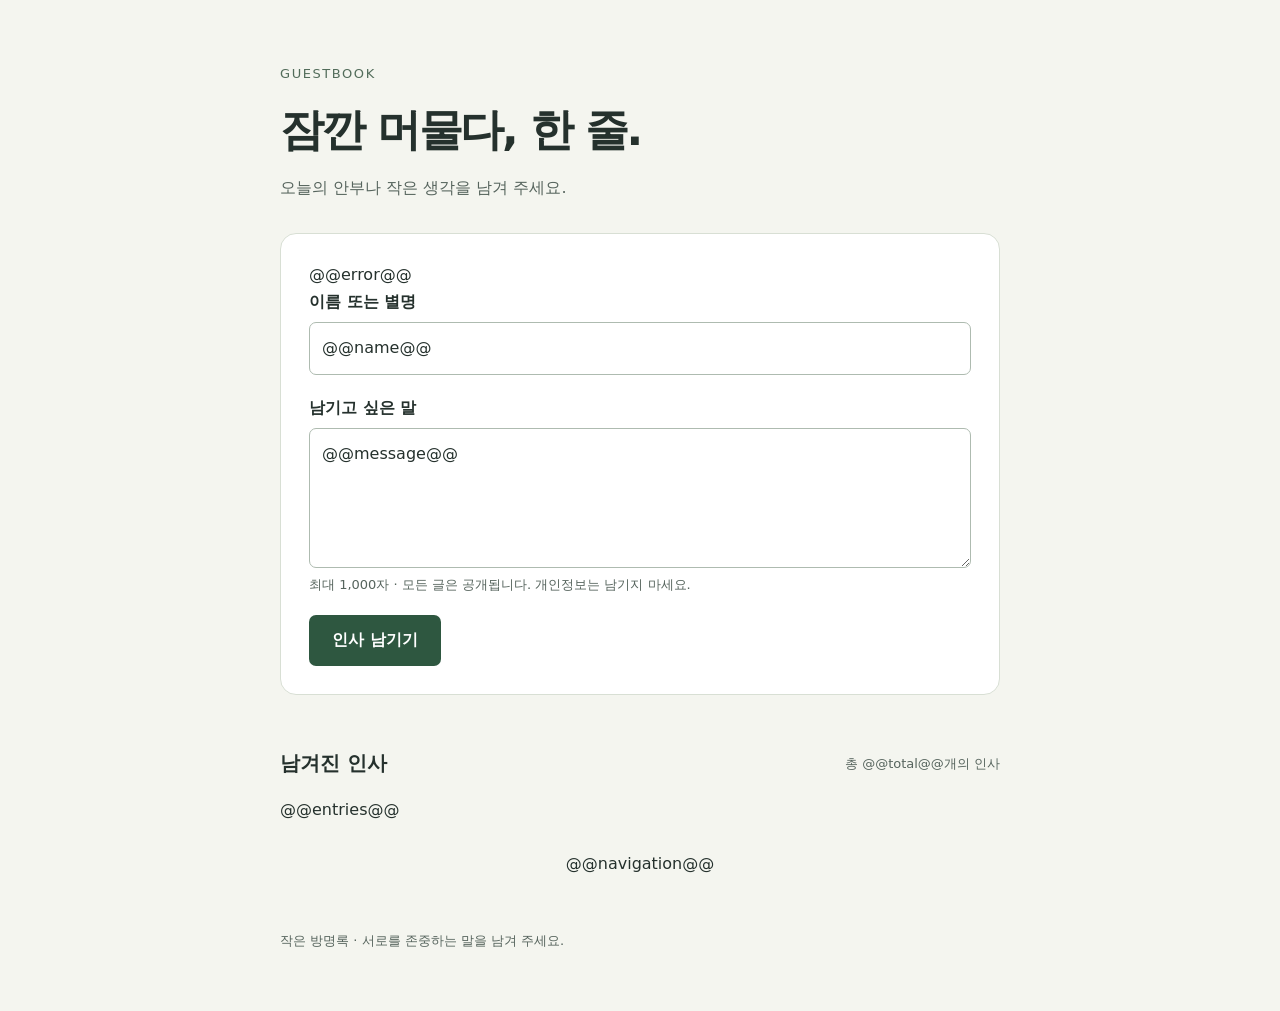
<file: Day1-Day8/templates/index.html>
<!doctype html>
<html lang="ko">
<head>
  <meta charset="utf-8">
  <meta name="viewport" content="width=device-width, initial-scale=1">
  <title>작은 방명록</title>
  <style>
    * { box-sizing: border-box; }
    body { margin: 0; color: #25312d; background: #f4f5ef; font: 16px/1.65 system-ui, sans-serif; }
    main { width: min(100% - 36px, 720px); margin: 60px auto; }
    .eyebrow { color: #526c5a; font-size: 13px; letter-spacing: .12em; }
    h1 { margin: 8px 0; font-size: clamp(32px, 7vw, 44px); letter-spacing: -.05em; }
    .intro { margin: 0 0 32px; color: #56645d; }
    form { padding: 28px; background: #fff; border: 1px solid #d8dfd4; border-radius: 16px; }
    label { display: block; margin: 0 0 7px; font-weight: 650; }
    input, textarea { display: block; width: 100%; padding: 12px; border: 1px solid #aebbb0; border-radius: 7px; font: inherit; background: #fff; color: inherit; }
    input { margin-bottom: 20px; }
    textarea { min-height: 140px; resize: vertical; }
    .hint { margin: 6px 0 20px; font-size: 13px; color: #56645d; }
    button { padding: 12px 23px; background: #2e5740; color: #fff; border: 0; border-radius: 7px; font: inherit; font-weight: 650; cursor: pointer; }
    button:hover { background: #21422f; }
    :focus-visible { outline: 3px solid #a16b17; outline-offset: 3px; }
    .error { padding: 12px; border: 1px solid #bb6262; border-radius: 7px; color: #8d2525; background: #fff3f1; }
    .section-heading { display: flex; justify-content: space-between; align-items: center; margin-top: 36px; }
    h2 { font-size: 20px; }
    .count, time { color: #56645d; font-size: 13px; }
    .entry { padding: 22px 0; border-bottom: 1px solid #d8dfd4; }
    .entry header { display: flex; justify-content: space-between; flex-wrap: wrap; gap: 4px 16px; }
    .entry strong { overflow-wrap: anywhere; }
    .message { white-space: pre-wrap; overflow-wrap: anywhere; margin: 12px 0 0; }
    .empty { padding: 30px 0; color: #56645d; }
    nav { display: flex; justify-content: center; gap: 24px; padding: 28px 0; }
    a { color: #2e5740; }
    footer { margin-top: 24px; color: #56645d; font-size: 13px; }
    @media (max-width: 480px) { main { margin-top: 32px; } form { padding: 20px; } }
  </style>
</head>
<body>
  <main>
    <header>
      <span class="eyebrow">GUESTBOOK</span>
      <h1>잠깐 머물다, 한 줄.</h1>
      <p class="intro">오늘의 안부나 작은 생각을 남겨 주세요.</p>
    </header>
    <form action="/entries" method="post" accept-charset="UTF-8">
      @@error@@
      <label for="name">이름 또는 별명</label>
      <input id="name" name="name" required maxlength="30" value="@@name@@" autocomplete="nickname" placeholder="어떤 이름으로 남길까요?">
      <label for="message">남기고 싶은 말</label>
      <textarea id="message" name="message" required maxlength="1000" aria-describedby="message-hint" placeholder="반가운 인사를 적어 주세요.">@@message@@</textarea>
      <p id="message-hint" class="hint">최대 1,000자 · 모든 글은 공개됩니다. 개인정보는 남기지 마세요.</p>
      <button type="submit">인사 남기기</button>
    </form>
    <section aria-labelledby="entries-heading">
      <div class="section-heading">
        <h2 id="entries-heading">남겨진 인사</h2>
        <span class="count">총 @@total@@개의 인사</span>
      </div>
      @@entries@@
      <nav aria-label="방명록 페이지">@@navigation@@</nav>
    </section>
    <footer>작은 방명록 · 서로를 존중하는 말을 남겨 주세요.</footer>
  </main>
</body>
</html>
</file>
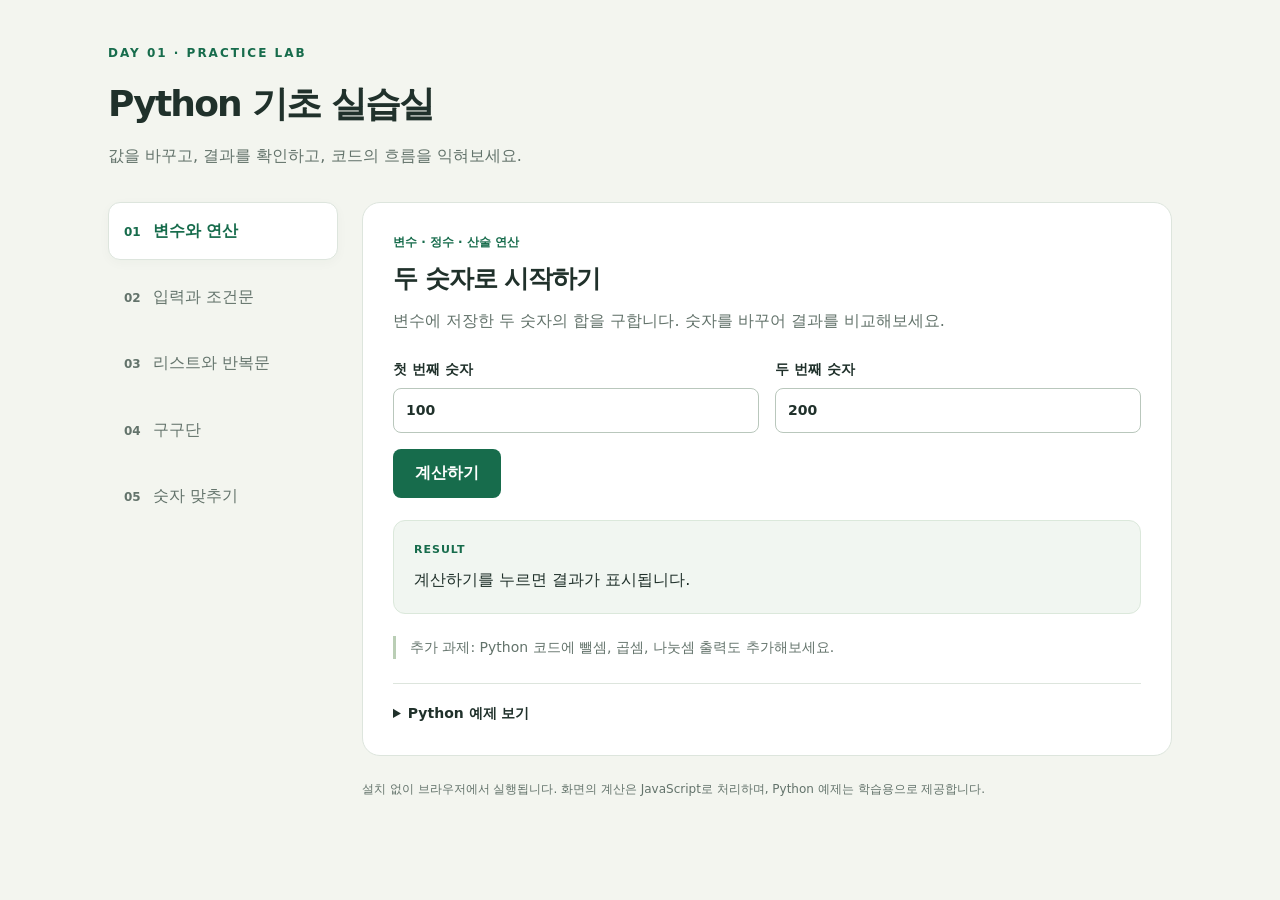
<file: Day1/day1_modules/web/index.html>
<!doctype html>
<html lang="ko">
<head>
  <meta charset="utf-8">
  <meta name="viewport" content="width=device-width, initial-scale=1">
  <title>Python 기초 실습실</title>
  <style>
    :root{color-scheme:light;--ink:#20312b;--muted:#63736b;--green:#176c4c;--line:#dde5dd;--paper:#fff;--bg:#f3f5ef}
    *{box-sizing:border-box}body{margin:0;background:var(--bg);color:var(--ink);font-family:"Malgun Gothic",system-ui,sans-serif;line-height:1.65}
    .wrap{max-width:1120px;margin:auto;padding:44px 28px}header{margin-bottom:32px}.eyebrow{color:var(--green);font-size:12px;font-weight:800;letter-spacing:2px}h1{font-size:36px;letter-spacing:-1.8px;margin:10px 0}header p{color:var(--muted);margin:0}
    .layout{display:grid;grid-template-columns:230px 1fr;gap:24px}nav{display:flex;flex-direction:column;gap:8px}button,input,select{font:inherit}button{cursor:pointer}nav button{text-align:left;border:1px solid transparent;border-radius:12px;padding:15px;background:transparent;color:var(--muted)}nav button[aria-pressed="true"]{background:var(--paper);border-color:var(--line);color:var(--green);font-weight:700;box-shadow:0 3px 12px #20312b08}nav span{display:inline-block;margin-right:12px;font-size:12px;font-weight:700}
    main{min-width:0}.card{background:var(--paper);border:1px solid var(--line);border-radius:18px;padding:30px}h2{font-size:25px;letter-spacing:-1px;margin:6px 0 8px}.intro{color:var(--muted);margin:0 0 24px}.tag{color:var(--green);font-size:12px;font-weight:700}form{margin:22px 0}.fields{display:flex;gap:16px;flex-wrap:wrap}label{display:block;font-size:14px;font-weight:700;flex:1;min-width:100px}input,select{display:block;width:100%;margin-top:7px;padding:10px 12px;border:1px solid #b9c7bc;border-radius:8px;background:#fff;color:var(--ink)}input:focus,select:focus,button:focus-visible,summary:focus-visible{outline:3px solid #9fd8be;outline-offset:3px}.action{margin-top:16px;background:var(--green);color:#fff;border:0;border-radius:8px;padding:11px 22px;font-weight:700}.secondary{background:#eaf0e9;color:var(--ink);margin-left:8px}button:disabled{opacity:.5;cursor:default}.result{margin-top:22px;background:#f1f6f1;border:1px solid #dbe8db;border-radius:12px;padding:20px;white-space:pre-wrap;overflow-wrap:anywhere;font-size:16px;min-height:80px}.result-title{font-size:11px;letter-spacing:1px;color:var(--green);font-weight:800;margin-bottom:8px}.error{color:#a02e2e}.task{font-size:14px;margin:22px 0;color:var(--muted);border-left:3px solid #baceb5;padding-left:14px}details{border-top:1px solid var(--line);padding-top:18px;margin-top:24px}summary{cursor:pointer;font-size:14px;font-weight:700}pre{background:#20312b;color:#e8f3e9;padding:20px;border-radius:10px;overflow:auto;line-height:1.7;font-size:13px}footer{font-size:12px;color:var(--muted);margin-top:24px}.table-wrap{overflow:auto}table{border-collapse:collapse;width:100%;font-size:13px;white-space:nowrap}td,th{padding:9px;border-bottom:1px solid #d5e3d5;text-align:left}th{color:var(--green)}.history{padding-left:24px;color:var(--muted);font-size:14px}.history:empty{display:none}[hidden]{display:none!important}
    @media(max-width:760px){.wrap{padding:24px 16px}h1{font-size:29px}.layout{grid-template-columns:1fr}nav{flex-direction:row;overflow:auto}nav button{white-space:nowrap;padding:10px}nav span{margin-right:6px}.card{padding:22px}.fields.five label{flex:1 1 70px}.secondary{margin-left:0;margin-right:8px}h2{font-size:23px}}
  </style>
</head>
<body>
<div class="wrap">
  <header><div class="eyebrow">DAY 01 · PRACTICE LAB</div><h1>Python 기초 실습실</h1><p>값을 바꾸고, 결과를 확인하고, 코드의 흐름을 익혀보세요.</p></header>
  <div class="layout">
    <nav aria-label="실습 선택">
      <button type="button" data-page="variables" aria-pressed="true" aria-controls="variables"><span>01</span>변수와 연산</button>
      <button type="button" data-page="conditions" aria-pressed="false" aria-controls="conditions"><span>02</span>입력과 조건문</button>
      <button type="button" data-page="lists" aria-pressed="false" aria-controls="lists"><span>03</span>리스트와 반복문</button>
      <button type="button" data-page="multiplication" aria-pressed="false" aria-controls="multiplication"><span>04</span>구구단</button>
      <button type="button" data-page="game" aria-pressed="false" aria-controls="game"><span>05</span>숫자 맞추기</button>
    </nav>
    <main>
      <section class="card" id="variables" aria-labelledby="title-1">
        <div class="tag">변수 · 정수 · 산술 연산</div><h2 id="title-1">두 숫자로 시작하기</h2><p class="intro">변수에 저장한 두 숫자의 합을 구합니다. 숫자를 바꾸어 결과를 비교해보세요.</p>
        <form id="variables-form"><div class="fields"><label>첫 번째 숫자<input id="number1" type="number" step="1" value="100" required></label><label>두 번째 숫자<input id="number2" type="number" step="1" value="200" required></label></div><button class="action">계산하기</button></form>
        <div class="result" aria-live="polite"><div class="result-title">RESULT</div><div id="variables-result">계산하기를 누르면 결과가 표시됩니다.</div></div>
        <p class="task">추가 과제: Python 코드에 뺄셈, 곱셈, 나눗셈 출력도 추가해보세요.</p>
        <details><summary>Python 예제 보기</summary><pre><code>number1 = 100
number2 = 200
print("number1 + number2 =", number1 + number2)</code></pre></details>
      </section>
      <section class="card" id="conditions" hidden aria-labelledby="title-2">
        <div class="tag">입력 · 비교 연산 · if / else</div><h2 id="title-2">합격 기준은 60점</h2><p class="intro">점수가 60점 이상이면 합격입니다. 59, 60, 61을 차례로 넣어보세요.</p>
        <form id="conditions-form"><label>점수 (0~100)<input id="score" type="number" min="0" max="100" step="1" value="60" required></label><button class="action">합격 여부 확인</button></form>
        <div class="result" aria-live="polite"><div class="result-title">RESULT</div><div id="conditions-result">점수를 입력하고 결과를 확인하세요.</div></div>
        <p class="task">추가 과제: Python 코드에서도 0~100 범위만 입력받도록 수정해보세요.</p>
        <details><summary>Python 예제 보기</summary><pre><code>score = int(input("점수를 입력하세요: "))
if score &gt;= 60:
    print("합격")
else:
    print("불합격")</code></pre></details>
      </section>
      <section class="card" id="lists" hidden aria-labelledby="title-3">
        <div class="tag">리스트 · for · 나머지 연산 %</div><h2 id="title-3">리스트에서 짝수 찾기</h2><p class="intro">정수 5개를 모아 리스트를 만들고, 2로 나눈 나머지가 0인 숫자를 찾습니다.</p>
        <form id="lists-form"><div class="fields five">
          <label>숫자 1<input name="list-number" type="number" step="1" value="1" required></label><label>숫자 2<input name="list-number" type="number" step="1" value="2" required></label><label>숫자 3<input name="list-number" type="number" step="1" value="3" required></label><label>숫자 4<input name="list-number" type="number" step="1" value="4" required></label><label>숫자 5<input name="list-number" type="number" step="1" value="5" required></label>
        </div><button class="action">짝수 찾기</button></form>
        <div class="result" aria-live="polite"><div class="result-title">RESULT</div><div id="lists-result">입력한 리스트와 짝수가 여기에 표시됩니다.</div></div>
        <p class="task">추가 과제: 홀수만 출력하도록 조건을 바꾸고 짝수의 개수도 구해보세요.</p>
        <details><summary>Python 예제 보기</summary><pre><code>scores = []
for i in range(5):
    score = int(input(f"{i + 1}번째 숫자: "))
    scores.append(score)

for number in scores:
    if number % 2 == 0:
        print(number)</code></pre></details>
      </section>
      <section class="card" id="multiplication" hidden aria-labelledby="title-4">
        <div class="tag">중첩 for · range · 출력 순서</div><h2 id="title-4">반복문으로 만드는 구구단</h2><p class="intro">두 반복문을 겹쳐 구구단을 만듭니다. 원래 예제의 두 출력 방식을 비교해보세요.</p>
        <form id="multiplication-form"><label>출력 방식<select id="table-mode"><option value="short">연습 A · 2~4단 × 1~4</option><option value="full">연습 B · 2~9단 × 1~9</option></select></label><button class="action">구구단 출력</button></form>
        <div class="result" aria-live="polite"><div class="result-title">RESULT</div><div id="multiplication-result">출력 방식을 선택하고 구구단을 만들어보세요.</div></div>
        <p class="task">추가 과제: Python에서 원하는 단을 입력받아 1~9까지 출력하세요. range(a, b)는 a부터 b−1까지 생성합니다.</p>
        <details><summary>Python 예제 보기</summary><pre><code># 연습 A: 한 행에 같은 단을 출력
for dan in range(2, 5):
    for i in range(1, 5):
        print(f"{dan} x {i} = {dan * i}", end="\t")
    print()

# 연습 B: 한 행에 2~9단을 출력
for multiplier in range(1, 10):
    for dan in range(2, 10):
        print(f"{dan} x {multiplier} = {dan * multiplier}", end="\t")
    print()</code></pre></details>
      </section>
      <section class="card" id="game" hidden aria-labelledby="title-5">
        <div class="tag">난수 · 반복 · 조건 분기</div><h2 id="title-5">숨겨진 숫자를 찾아보세요</h2><p class="intro">1~100 사이의 정수를 골랐습니다. 힌트를 읽고 다음 숫자를 입력하세요.</p>
        <form id="game-form"><label>예상 숫자 (1~100)<input id="guess" type="number" min="1" max="100" step="1" required autocomplete="off"></label><button id="guess-button" class="action">정답 확인</button><button id="restart" class="action secondary" type="button">새 게임</button></form>
        <div class="result" aria-live="polite"><div class="result-title">RESULT</div><div id="game-result">첫 번째 숫자를 입력하세요. 시도 횟수: 0</div></div>
        <ol id="history" class="history" aria-label="시도 기록"></ol>
        <p class="task">추가 과제: Python 게임의 시도를 7번으로 제한하고, 실패하면 정답을 공개해보세요.</p>
        <details><summary>Python 예제 보기</summary><pre><code>import random

answer = random.randint(1, 100)
count = 0
while True:
    guess = int(input("1~100: "))
    if not 1 &lt;= guess &lt;= 100:
        continue
    count += 1
    if guess &gt; answer:
        print("정답보다 큽니다.")
    elif guess &lt; answer:
        print("정답보다 작습니다.")
    else:
        print(f"정답! 총 시도 횟수: {count}")
        break</code></pre></details>
      </section>
      <footer>설치 없이 브라우저에서 실행됩니다. 화면의 계산은 JavaScript로 처리하며, Python 예제는 학습용으로 제공합니다.</footer>
    </main>
  </div>
</div>
<script>
  'use strict';
  const byId = id => document.getElementById(id);
  function showResult(id, text, error = false) {
    const output = byId(id);
    output.textContent = text;
    output.classList.toggle('error', error);
  }
  function integer(input) {
    if (input.value.trim() === '') throw new Error('모든 칸에 정수를 입력하세요.');
    const value = Number(input.value);
    if (!Number.isSafeInteger(value)) throw new Error('정확하게 계산할 수 있는 범위의 정수를 입력하세요.');
    return value;
  }
  function onSubmit(id, output, callback) {
    byId(id).addEventListener('submit', event => {
      event.preventDefault();
      try { callback(); } catch (error) { showResult(output, error.message, true); }
    });
  }
  document.querySelectorAll('[data-page]').forEach(button => {
    button.addEventListener('click', () => {
      document.querySelectorAll('[data-page]').forEach(item => item.setAttribute('aria-pressed', String(item === button)));
      document.querySelectorAll('main > section').forEach(section => { section.hidden = section.id !== button.dataset.page; });
    });
  });
  onSubmit('variables-form', 'variables-result', () => {
    const a = integer(byId('number1')), b = integer(byId('number2'));
    if (!Number.isSafeInteger(a + b)) throw new Error('합이 너무 큽니다. 더 작은 정수를 입력하세요.');
    showResult('variables-result', `${a} + ${b} = ${a + b}`);
  });
  onSubmit('conditions-form', 'conditions-result', () => {
    const score = integer(byId('score'));
    if (score < 0 || score > 100) throw new Error('0~100 사이의 점수를 입력하세요.');
    showResult('conditions-result', `${score}점 → ${score >= 60 ? '합격' : '불합격'}\n조건 score >= 60: ${score >= 60 ? 'True' : 'False'}`);
  });
  onSubmit('lists-form', 'lists-result', () => {
    const values = Array.from(document.querySelectorAll('[name="list-number"]'), integer);
    const evens = values.filter(value => value % 2 === 0);
    showResult('lists-result', `입력 리스트: [${values.join(', ')}]\n짝수: ${evens.length ? evens.join(', ') : '없음'}\n짝수 개수: ${evens.length}`);
  });
  onSubmit('multiplication-form', 'multiplication-result', () => {
    const full = byId('table-mode').value === 'full';
    const table = document.createElement('table');
    const caption = document.createElement('caption');
    caption.textContent = full ? '2~9단 전체 구구단' : '2~4단, 각 단의 1~4배';
    table.append(caption);
    for (let row = 1; row <= (full ? 9 : 3); row++) {
      const tr = document.createElement('tr');
      for (let col = 1; col <= (full ? 8 : 4); col++) {
        const dan = full ? col + 1 : row + 1;
        const multiplier = full ? row : col;
        const td = document.createElement('td');
        td.textContent = `${dan} × ${multiplier} = ${dan * multiplier}`;
        tr.append(td);
      }
      table.append(tr);
    }
    const wrap = document.createElement('div');
    wrap.className = 'table-wrap';
    wrap.append(table);
    byId('multiplication-result').replaceChildren(wrap);
  });
  let answer = Math.floor(Math.random() * 100) + 1;
  let attempts = 0, finished = false;
  onSubmit('game-form', 'game-result', () => {
    if (finished) return;
    const guess = integer(byId('guess'));
    if (guess < 1 || guess > 100) throw new Error('1~100 사이의 정수를 입력하세요.');
    attempts++;
    const hint = guess === answer ? '정답입니다!' : guess > answer ? '정답보다 큽니다. 더 작은 수를 입력하세요.' : '정답보다 작습니다. 더 큰 수를 입력하세요.';
    showResult('game-result', `${hint}\n시도 횟수: ${attempts}`);
    const item = document.createElement('li');
    item.textContent = `${guess} → ${guess === answer ? '정답' : guess > answer ? '큼' : '작음'}`;
    byId('history').append(item);
    if (guess === answer) {
      finished = true;
      byId('guess-button').disabled = true;
      byId('guess').disabled = true;
    } else { byId('guess').select(); }
  });
  byId('restart').addEventListener('click', () => {
    answer = Math.floor(Math.random() * 100) + 1;
    attempts = 0; finished = false;
    byId('game-form').reset();
    byId('guess-button').disabled = false;
    byId('guess').disabled = false;
    byId('history').replaceChildren();
    showResult('game-result', '새 숫자를 골랐습니다. 시도 횟수: 0');
    byId('guess').focus();
  });
</script>
</body>
</html>
</file>
